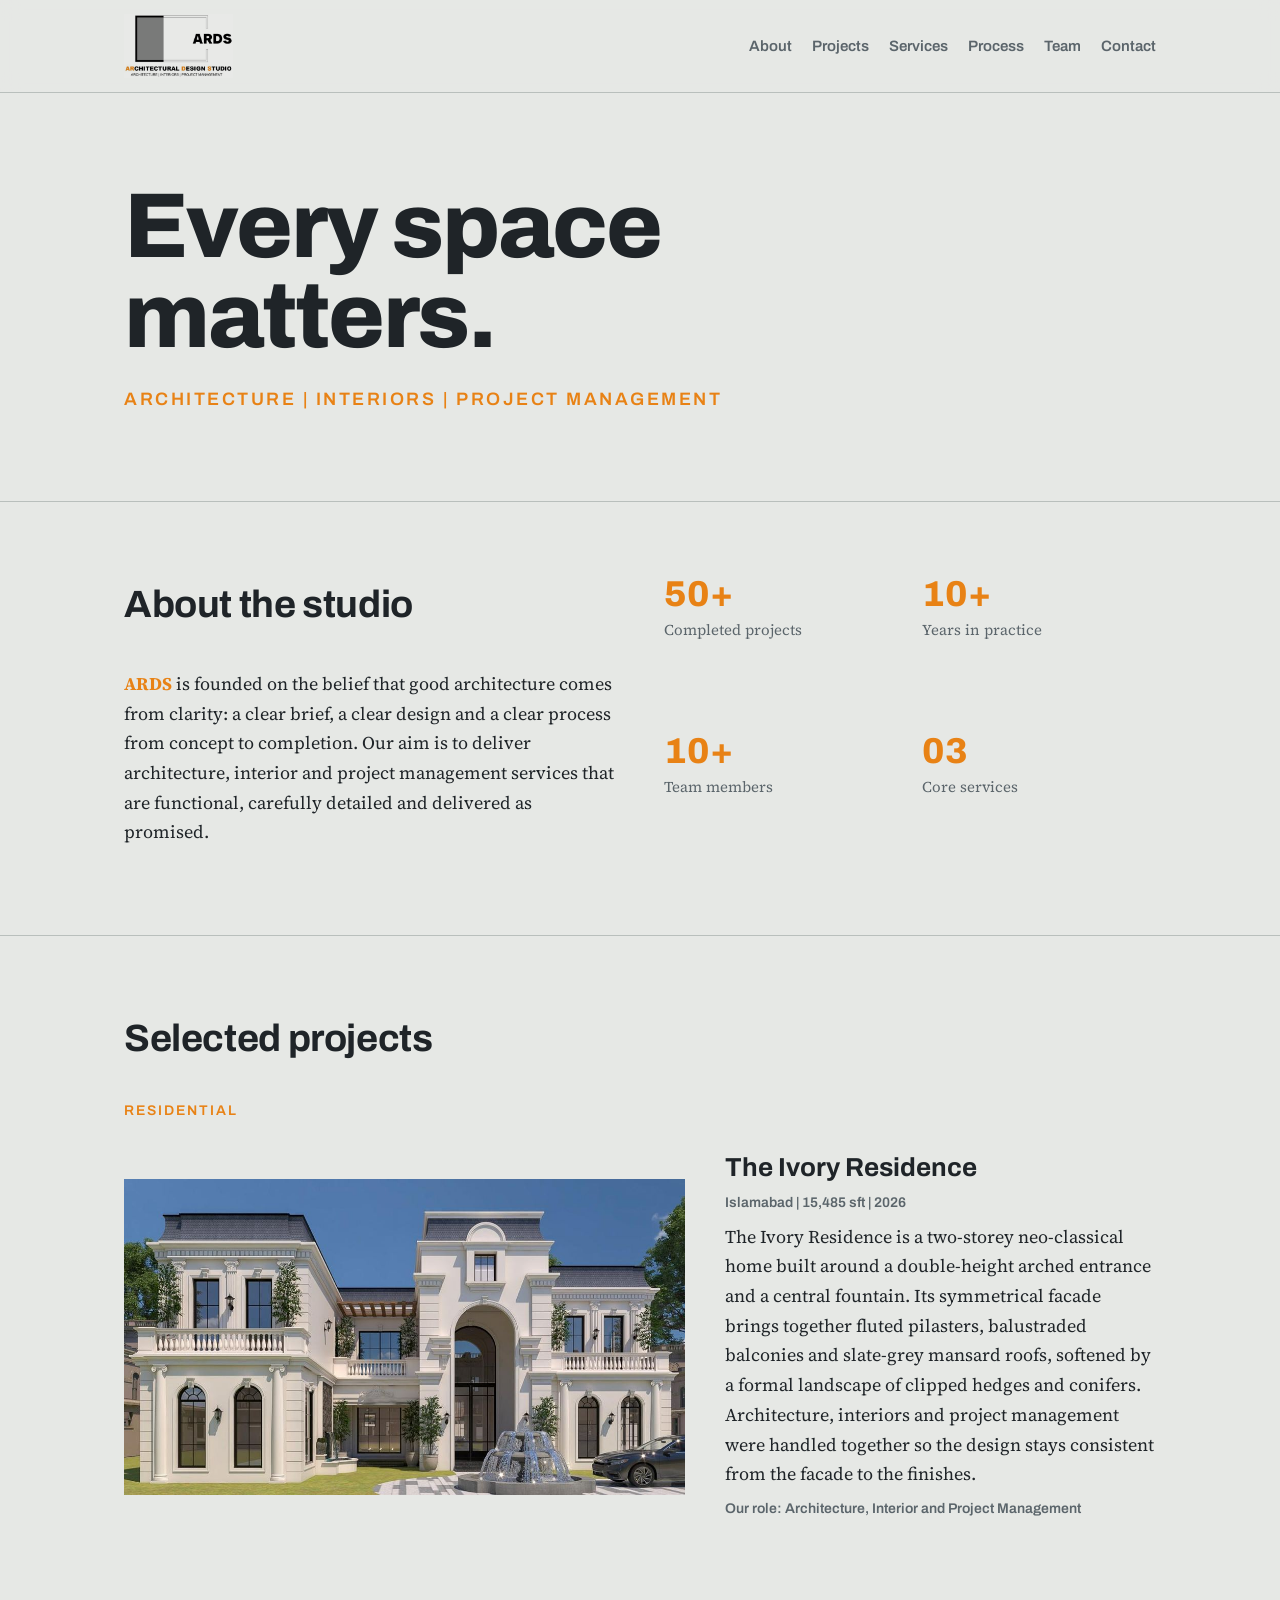
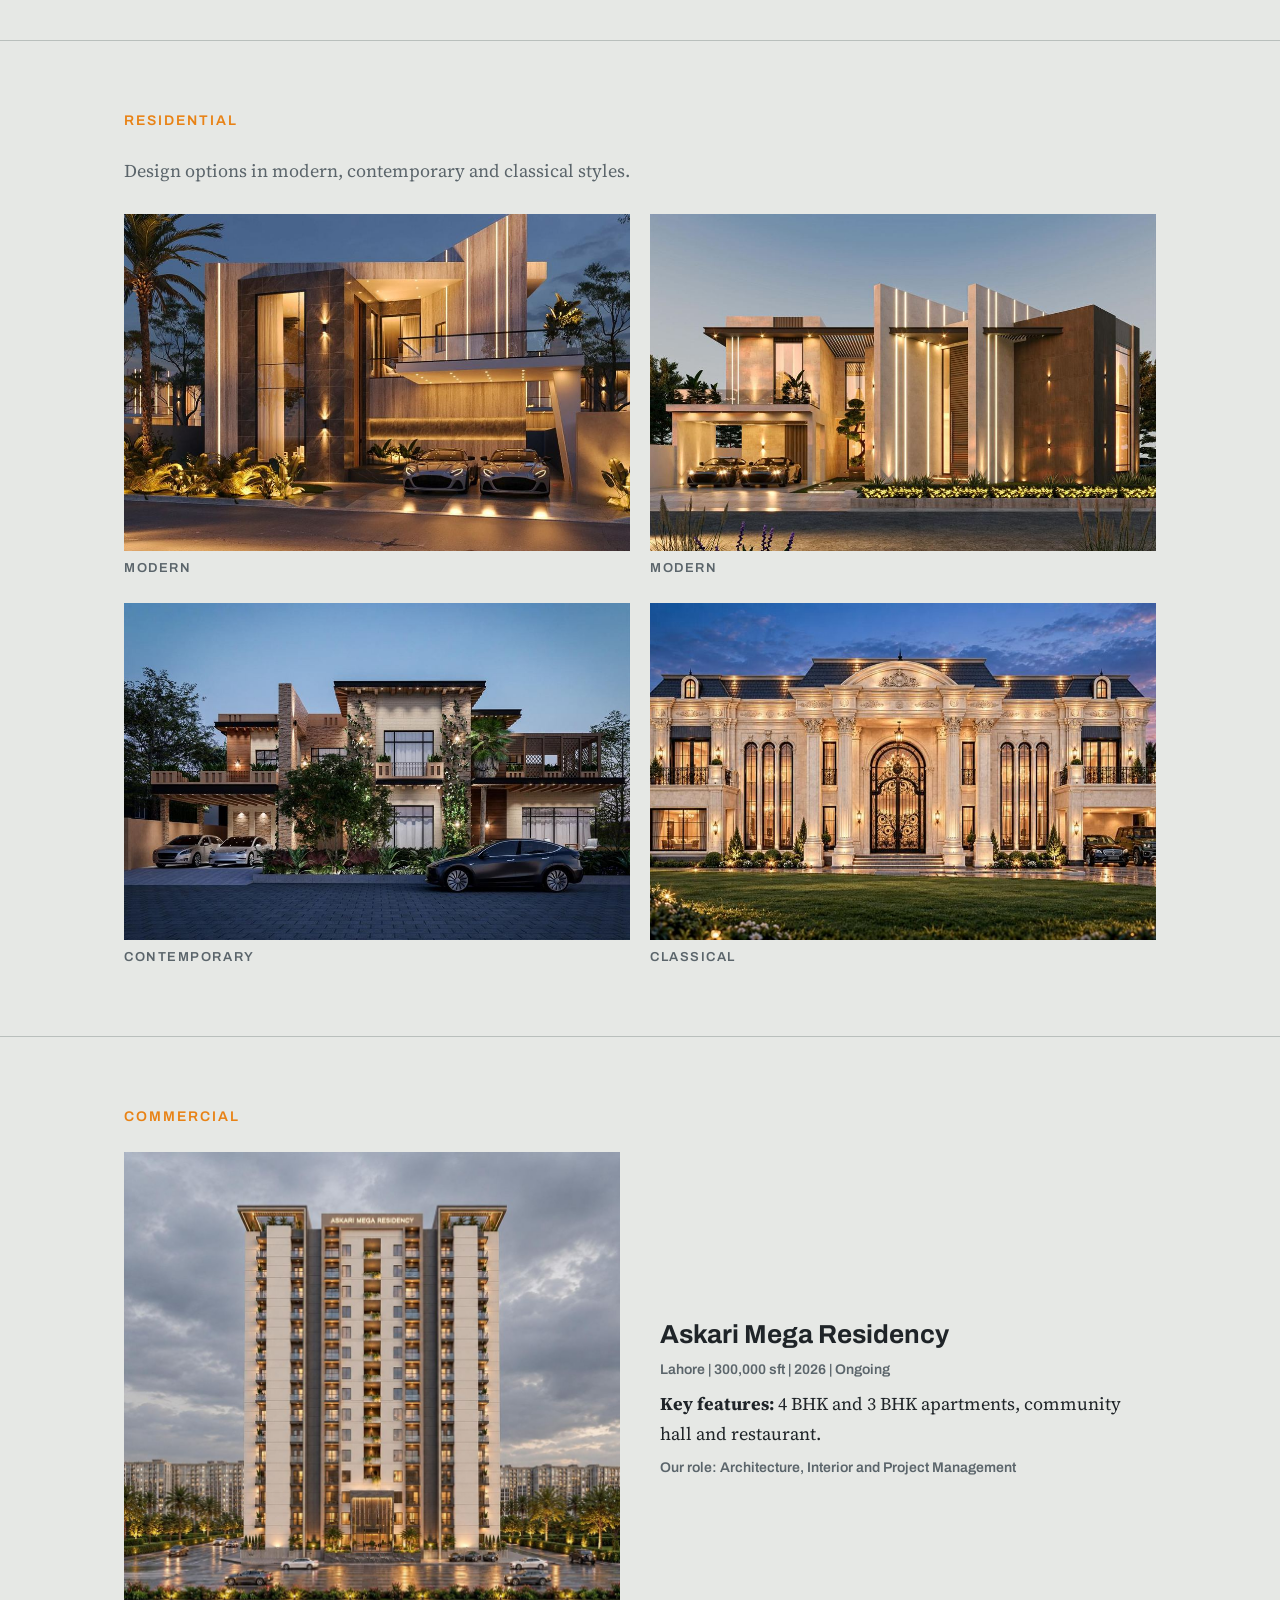
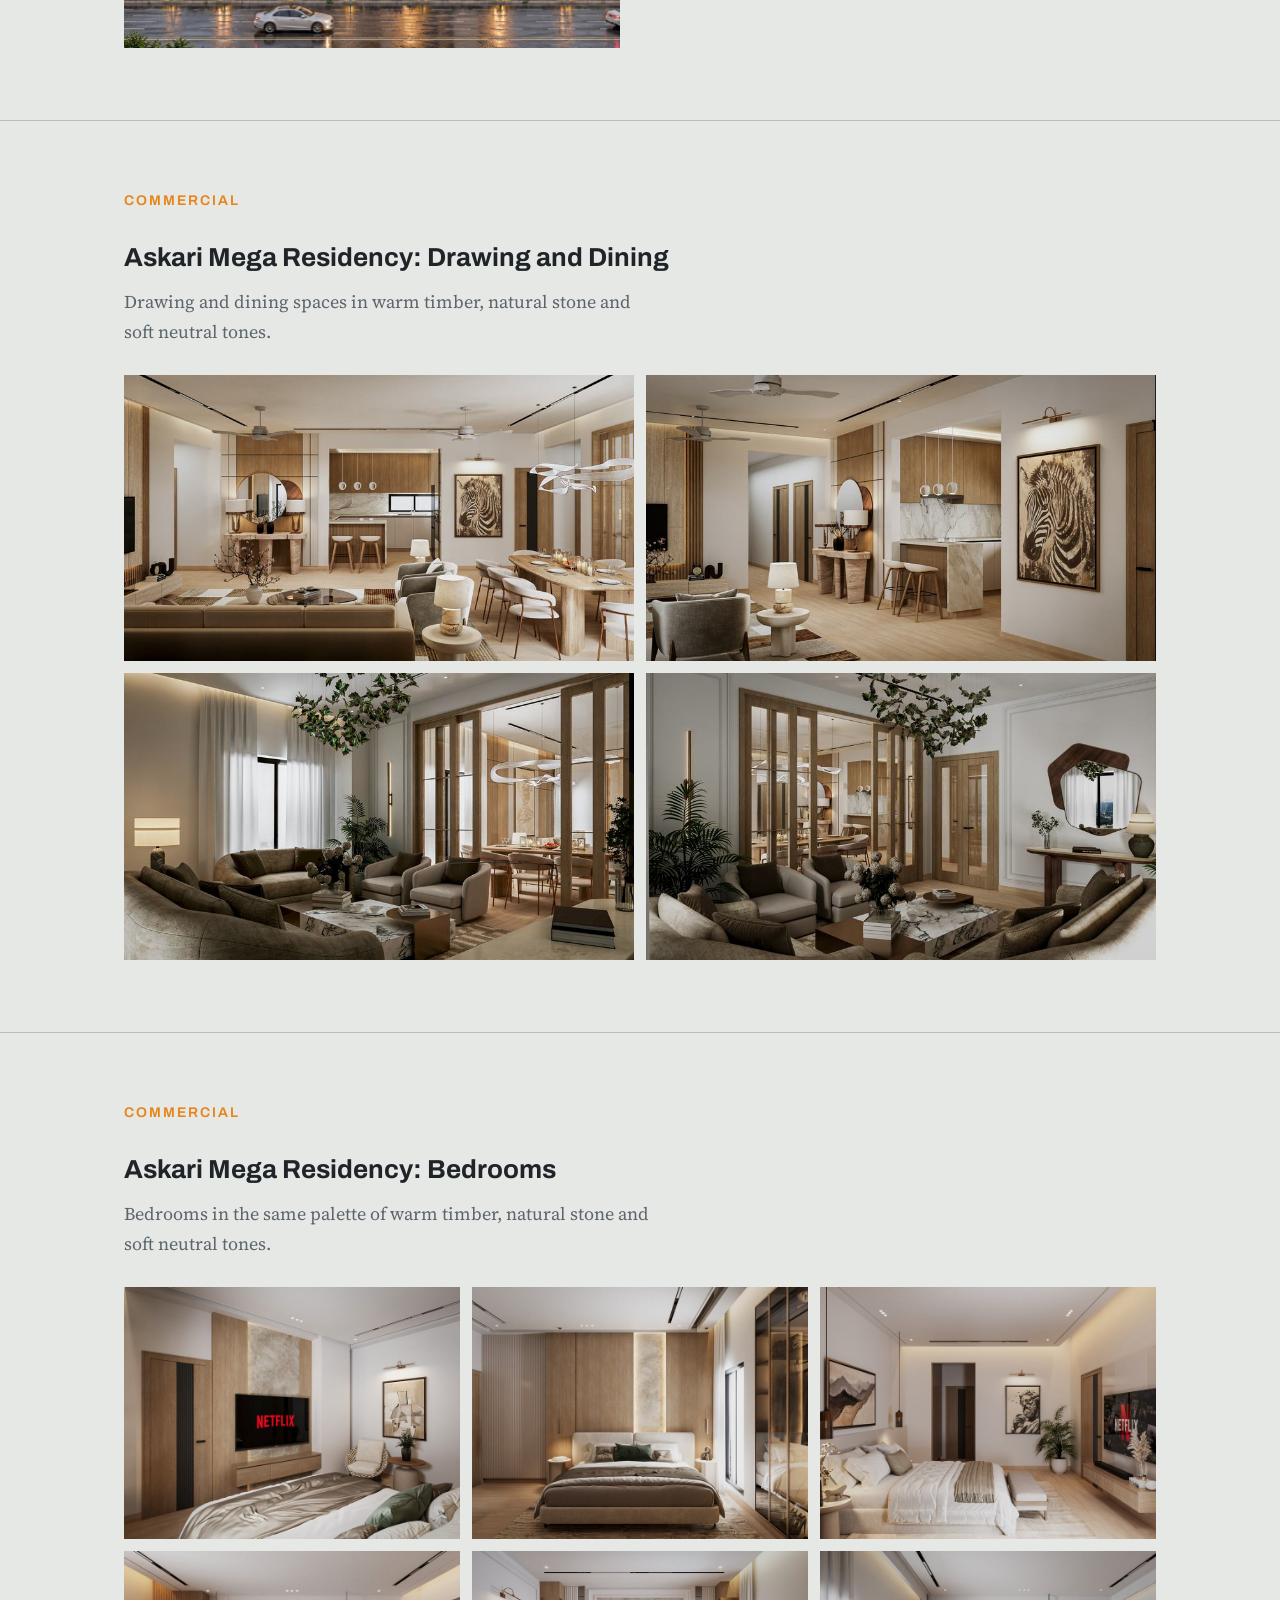
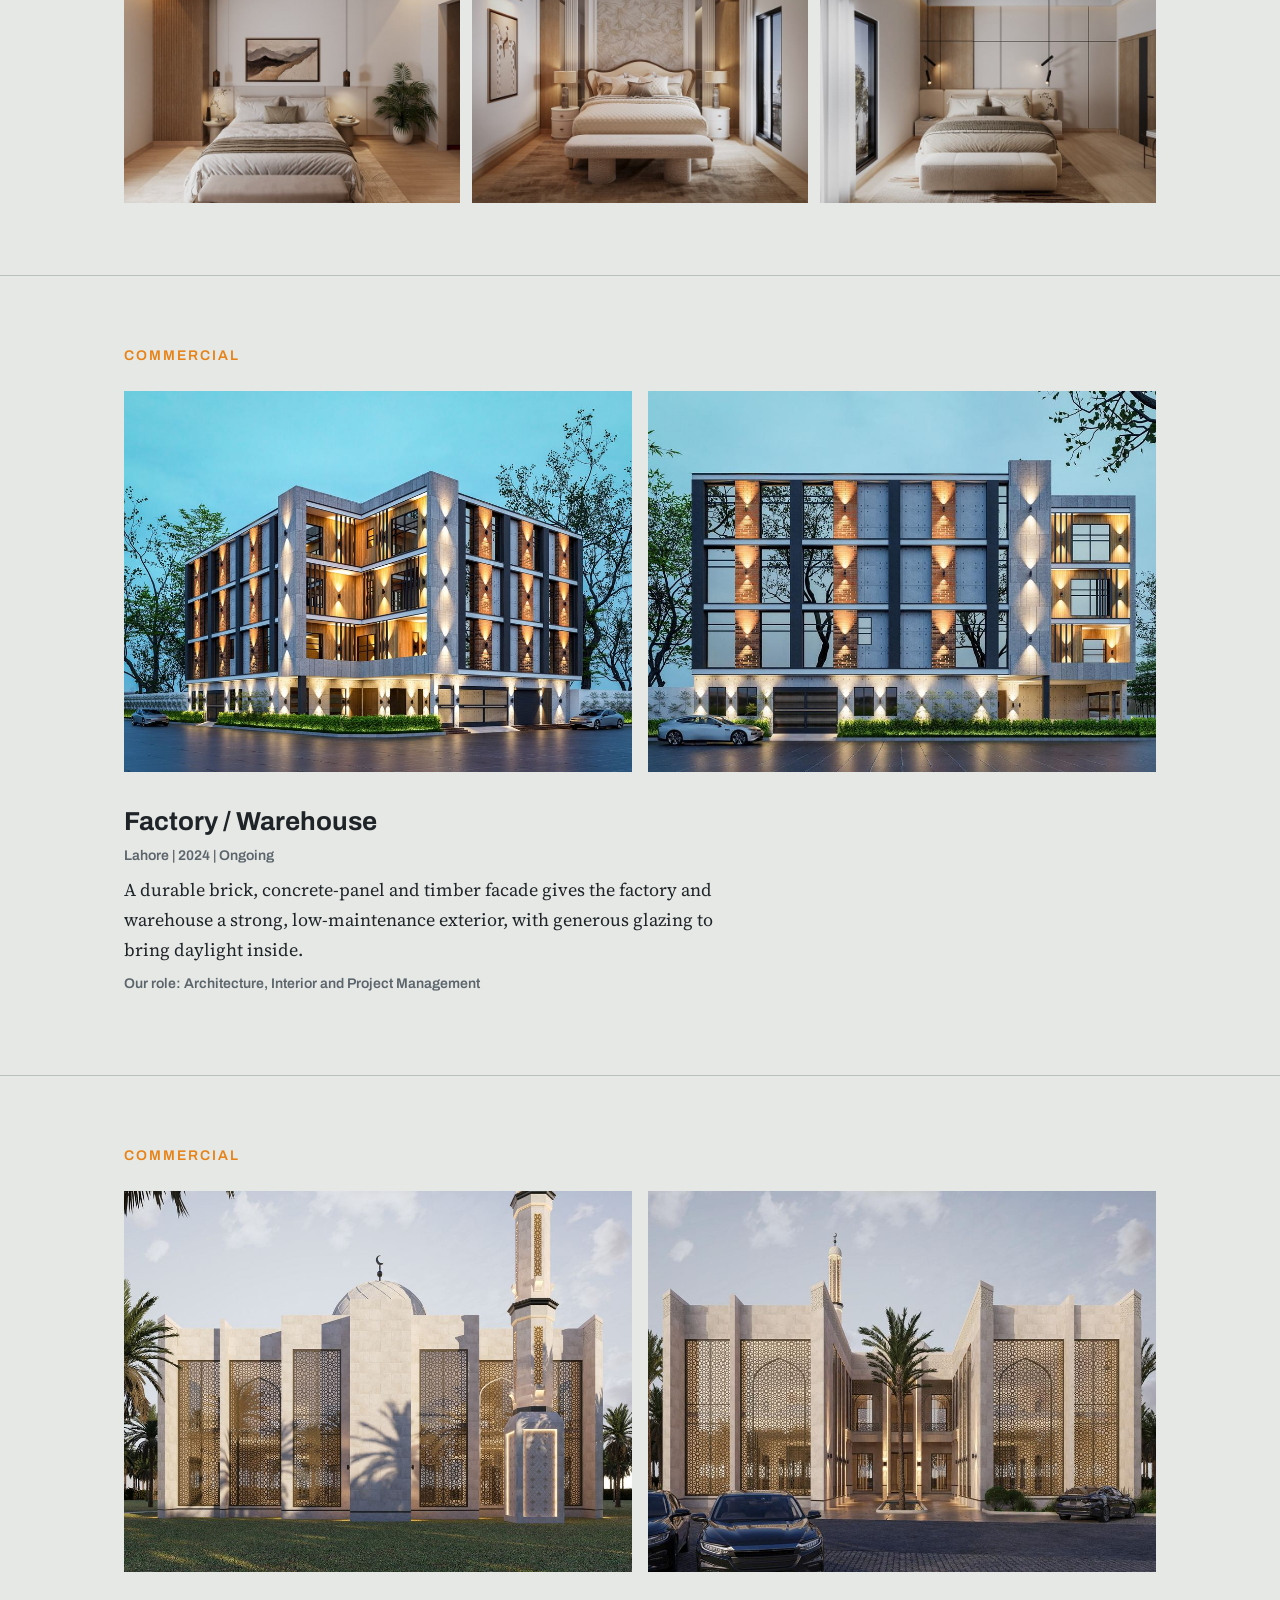
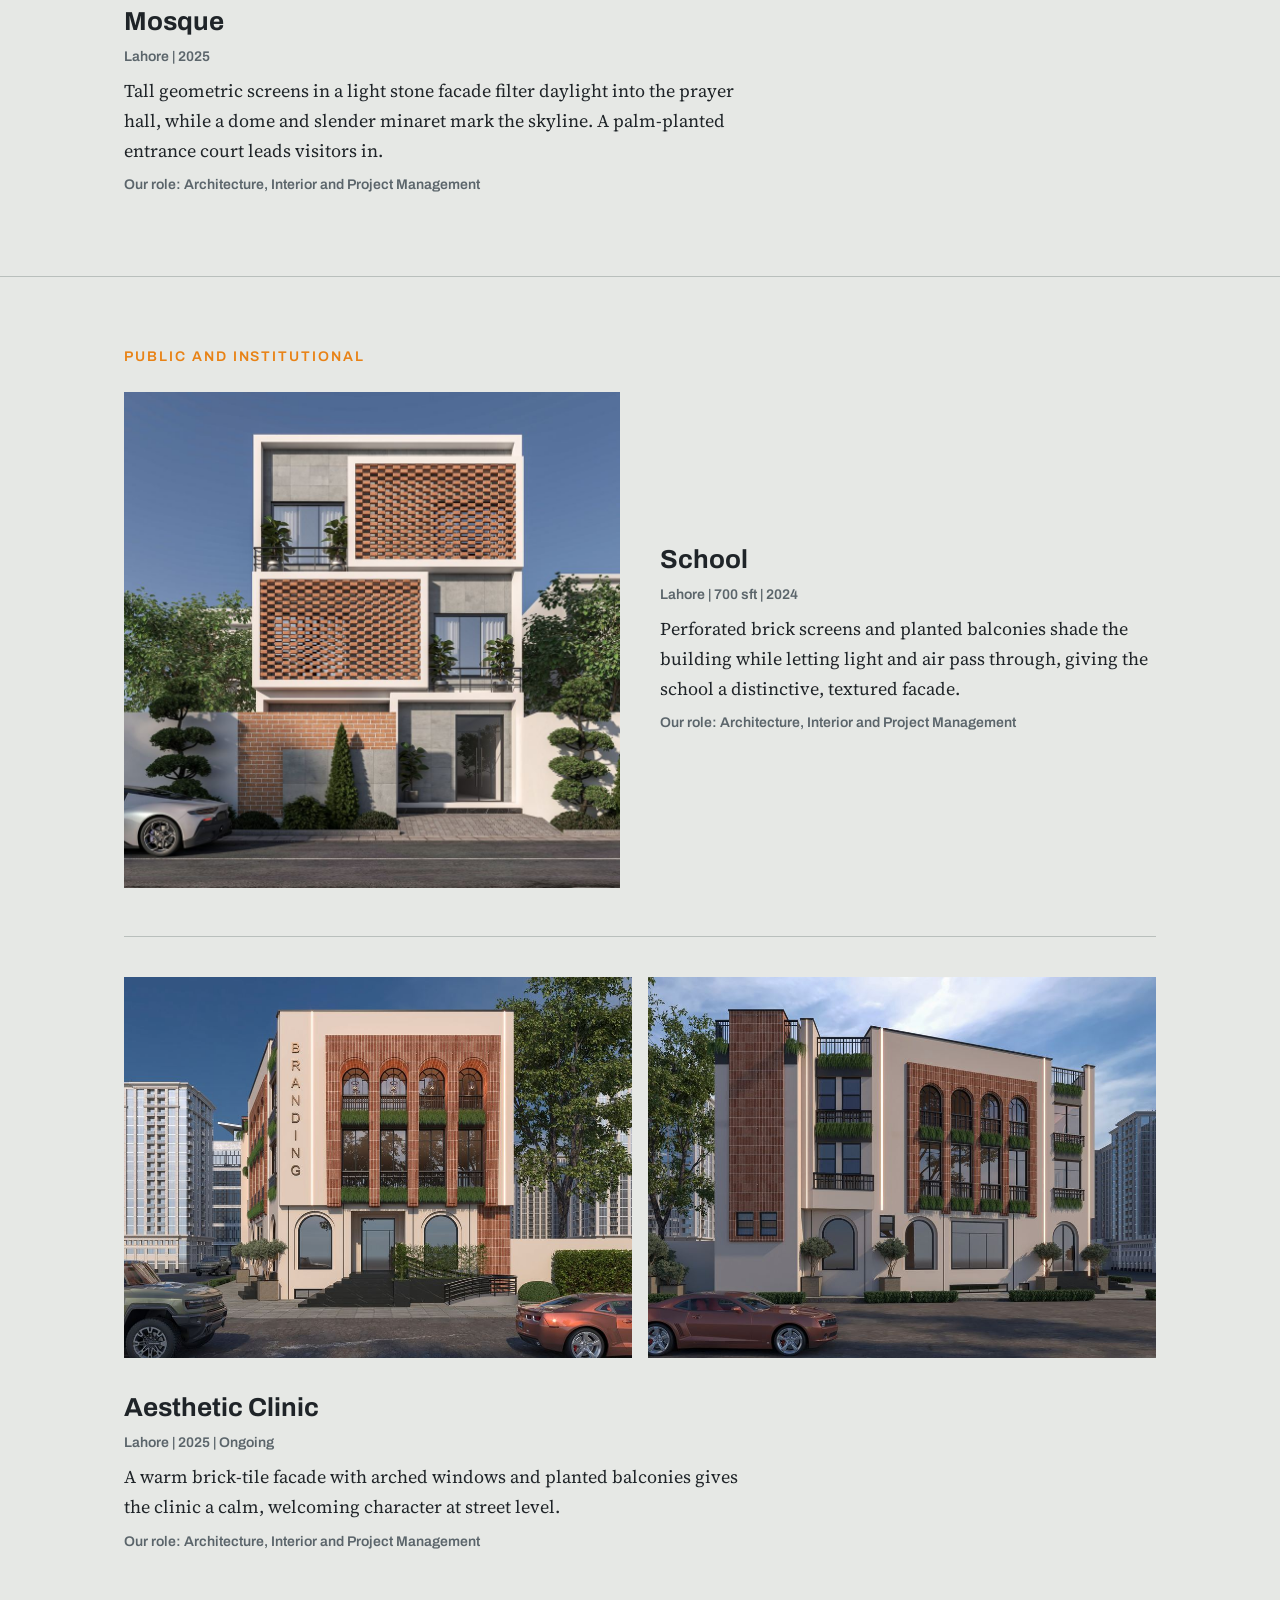
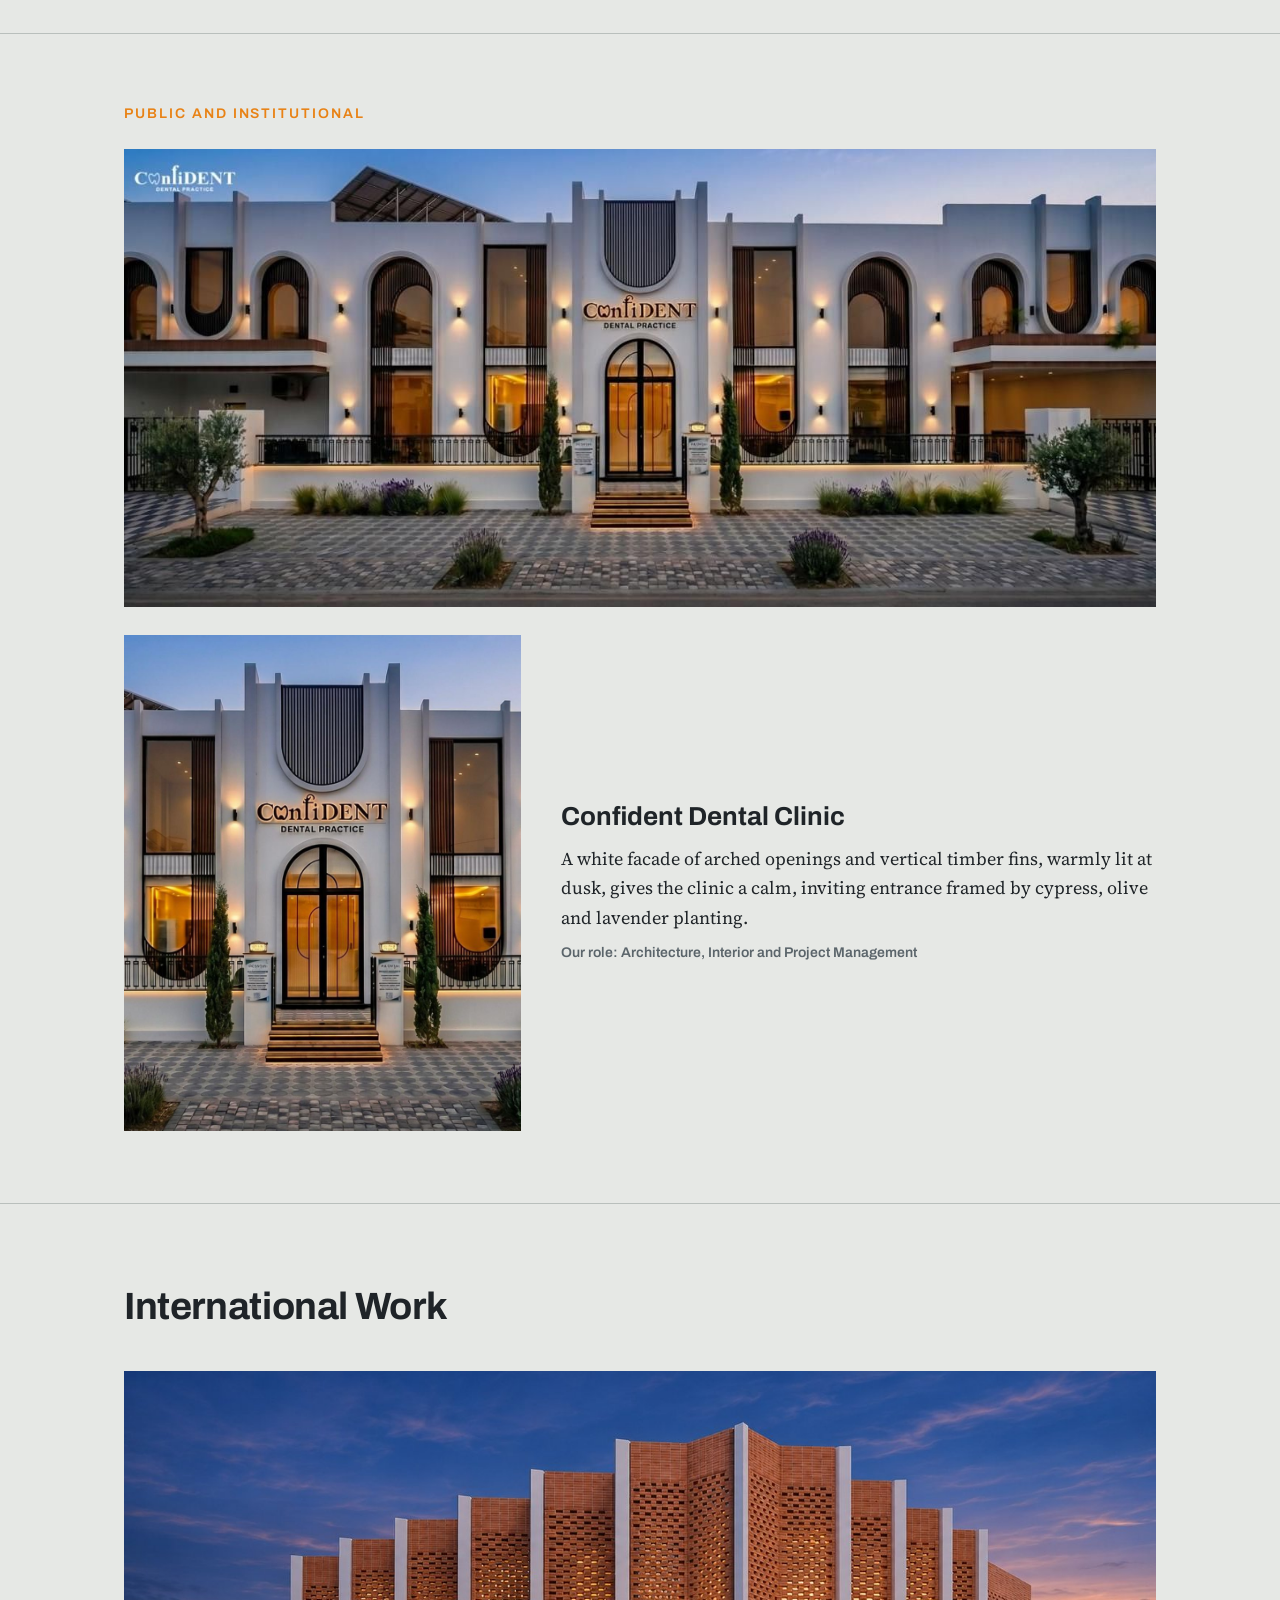
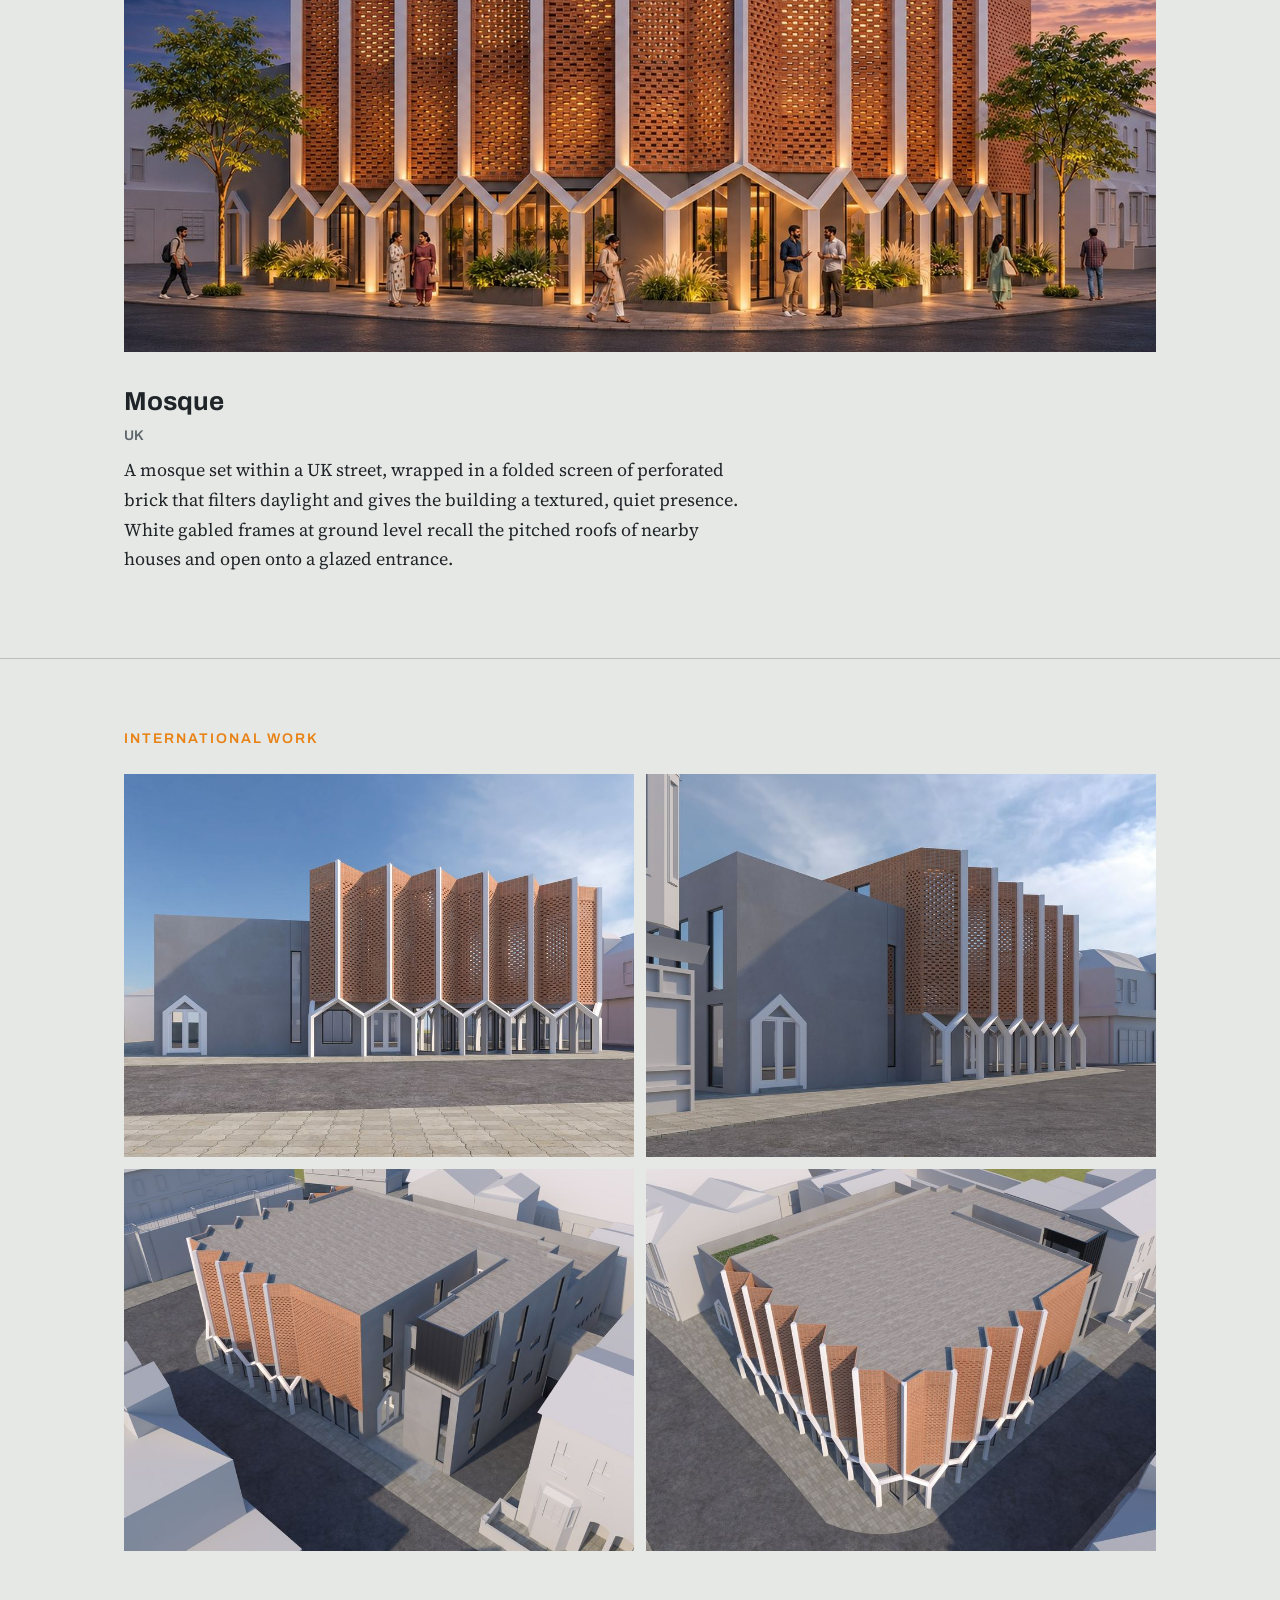
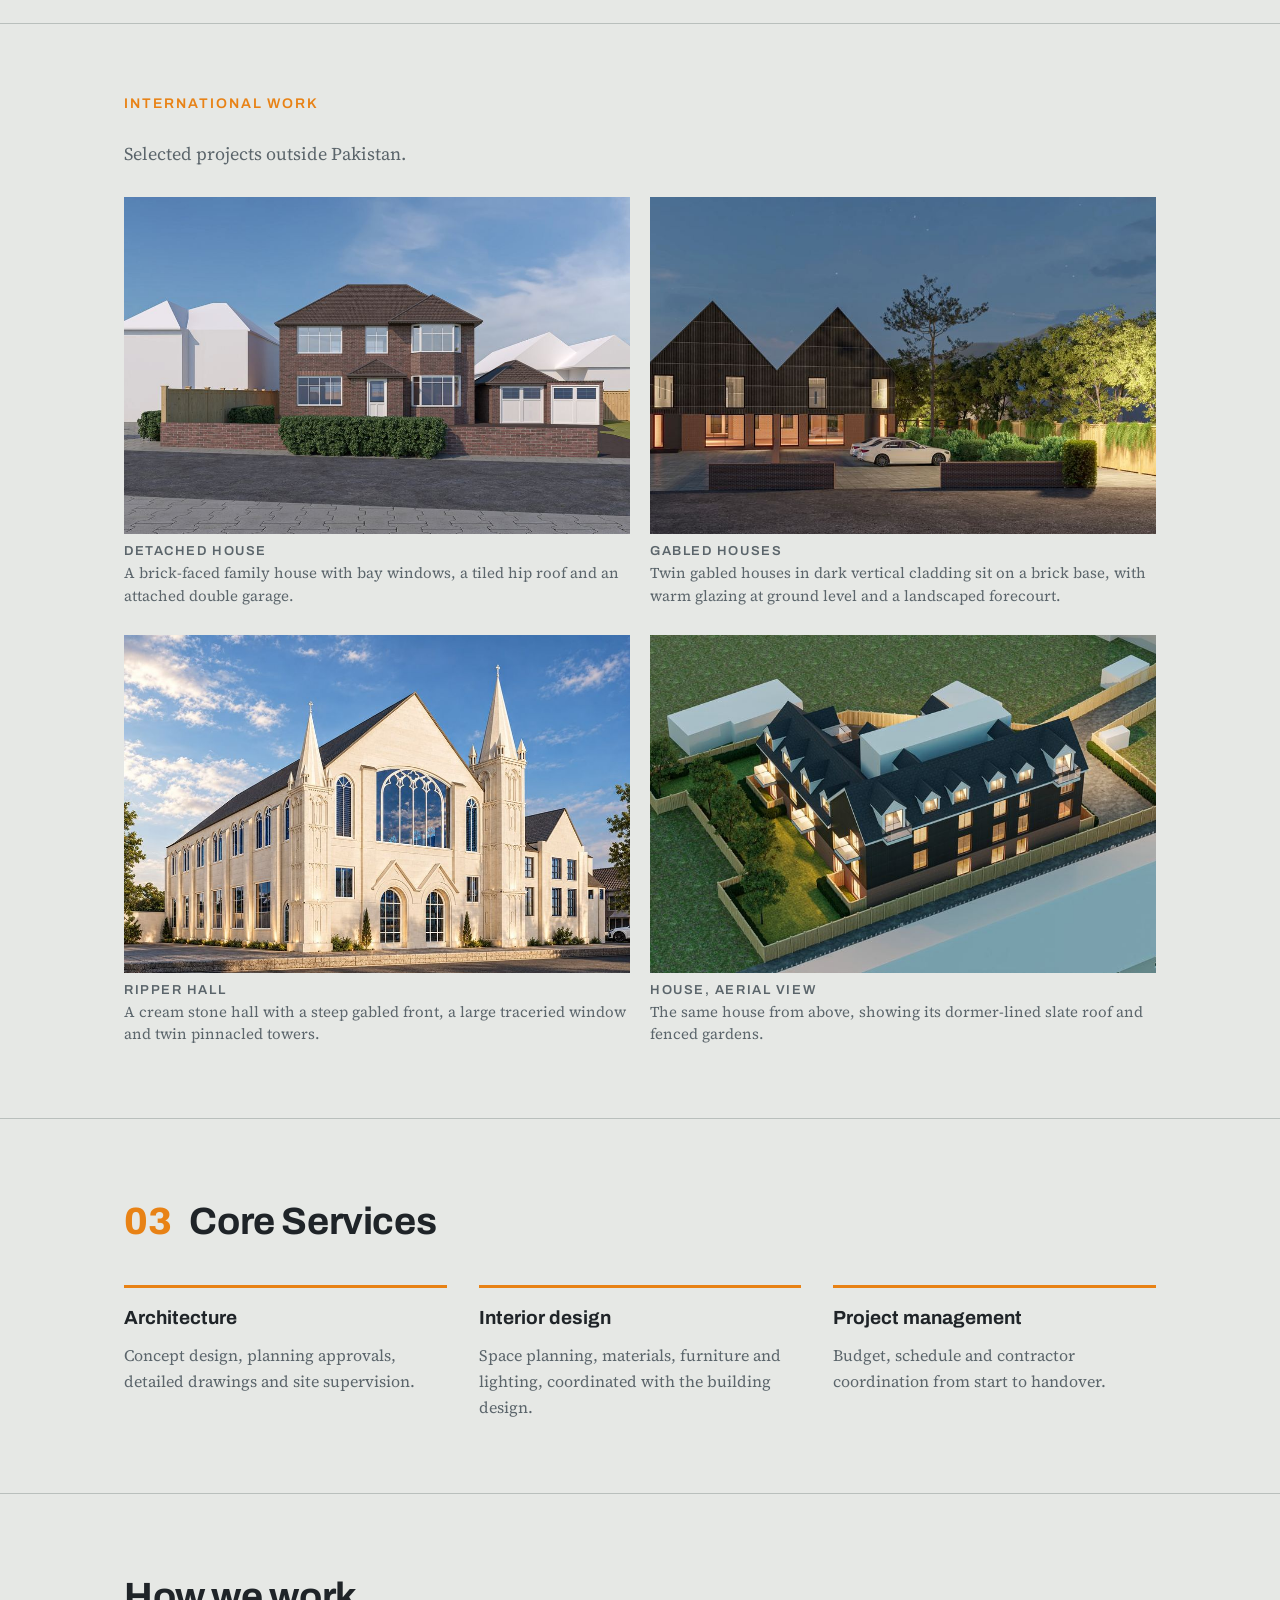
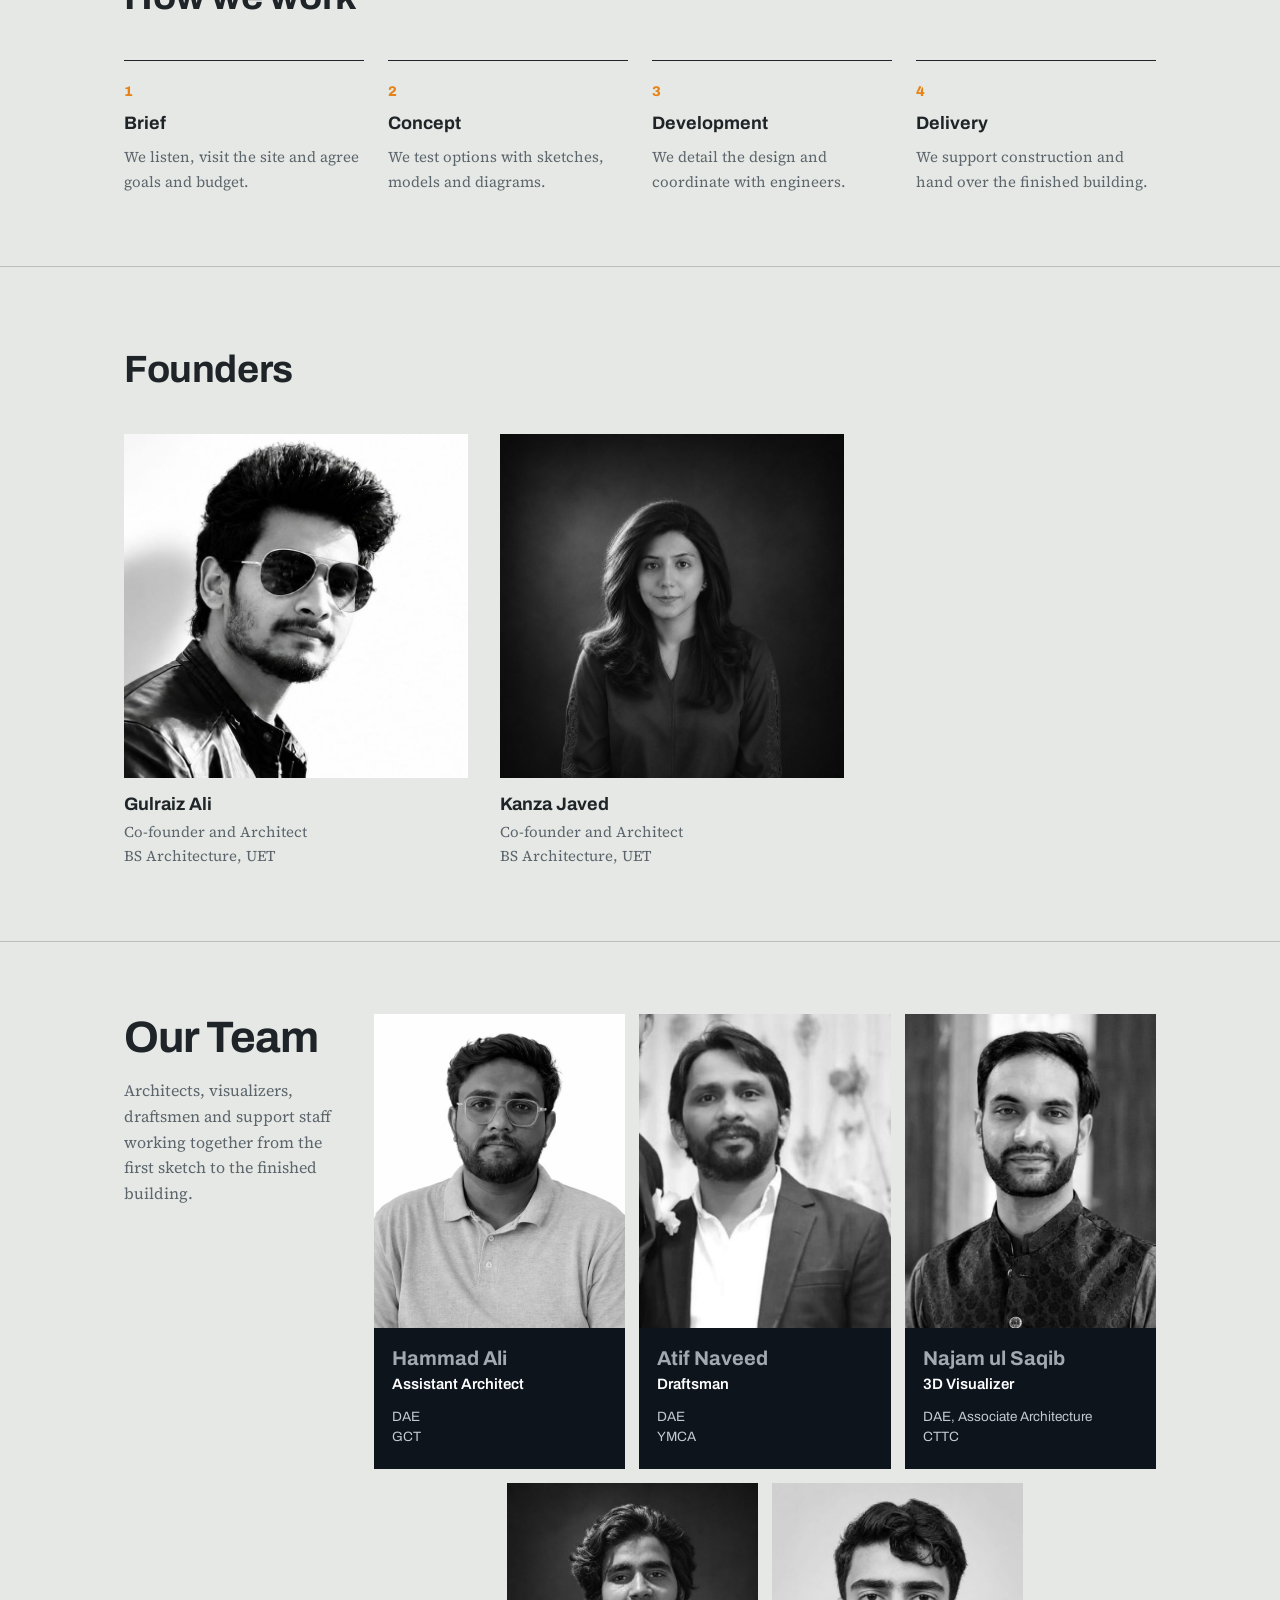
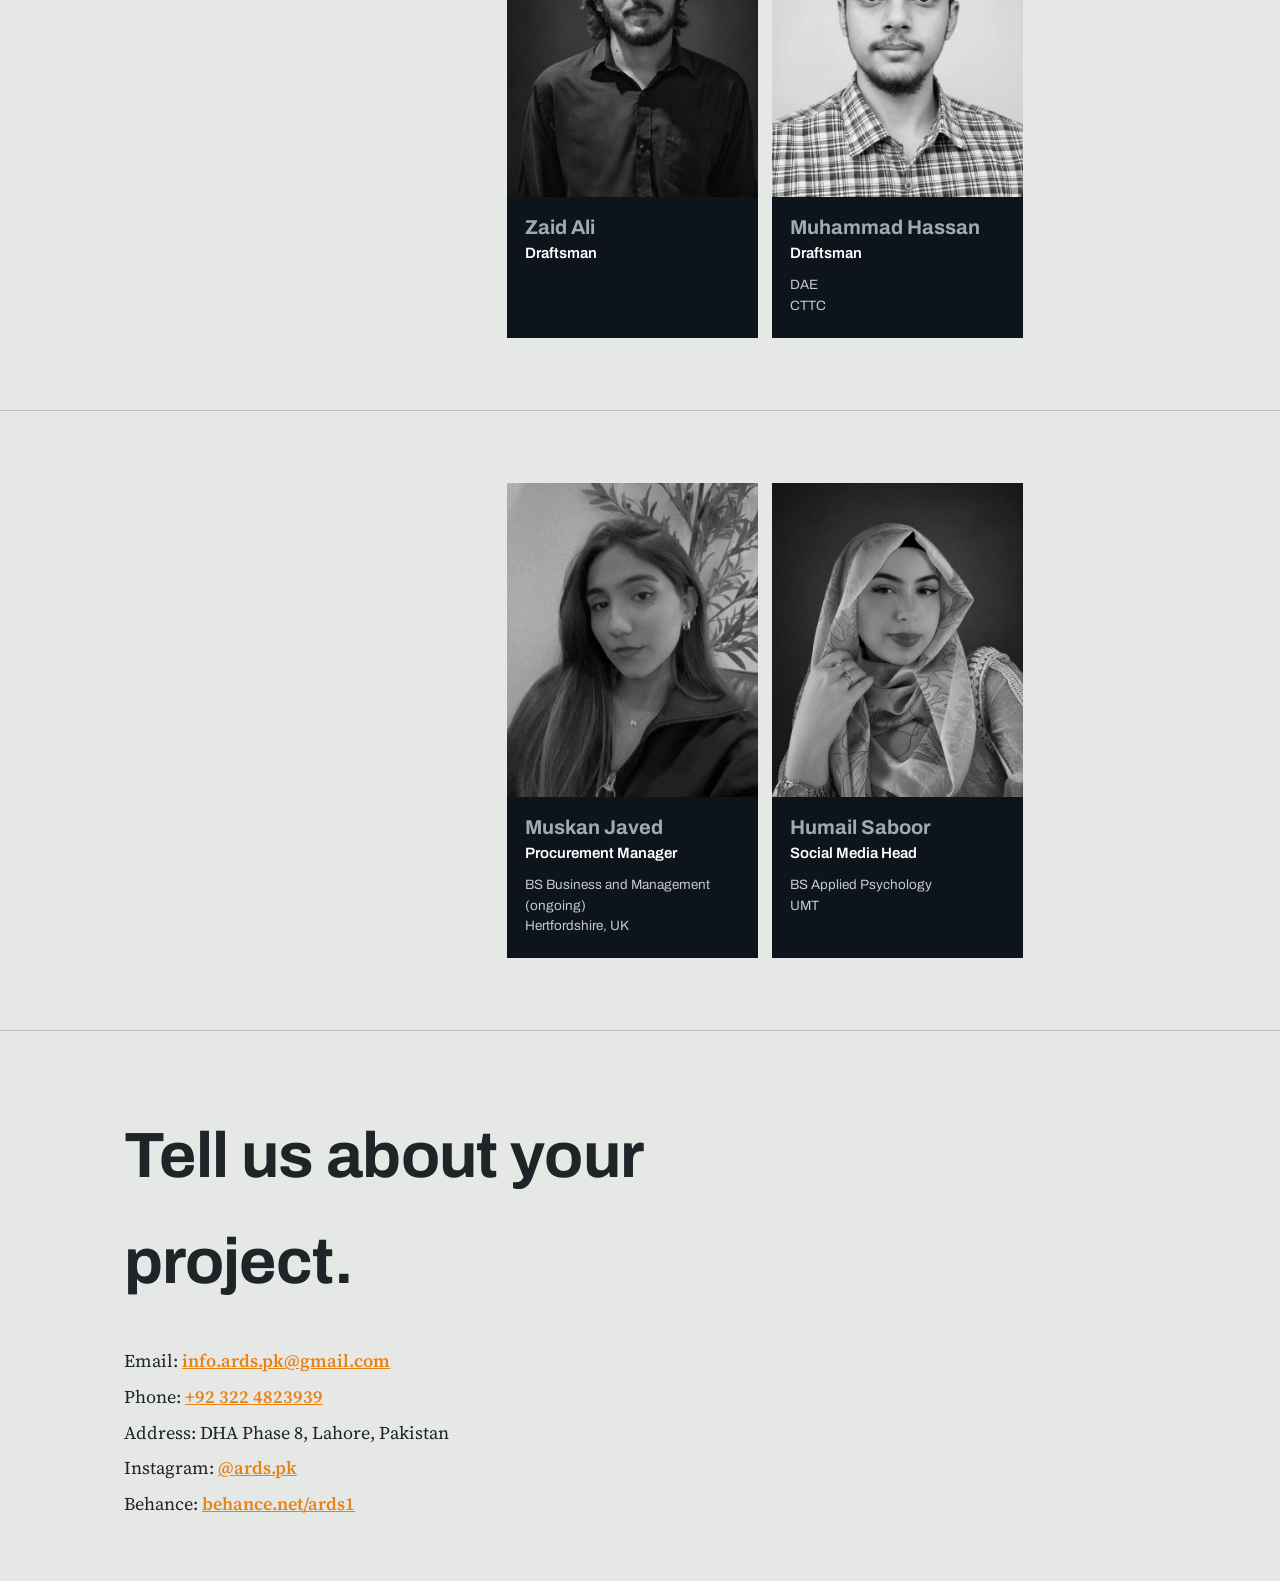
<file: index.html>
<!DOCTYPE html>
<html lang="en" data-theme="light">
<head>
<meta charset="utf-8">
<meta name="viewport" content="width=device-width, initial-scale=1, viewport-fit=cover">
<meta name="color-scheme" content="light">
<title>ARDS | Architecture and Interior Design, Lahore</title>
<meta name="description" content="ARDS Architectural Design Studio — architecture, interiors, and project management in Lahore, Pakistan.">
<meta name="theme-color" content="#e6e8e5">
<meta property="og:title" content="ARDS | Architecture and Interior Design, Lahore">
<meta property="og:description" content="Architecture, interiors, and project management delivered with clarity from concept to completion.">
<meta property="og:type" content="website">
<link rel="icon" href="images/01-ards-architectural-design-studio-d2fc213ace25.jpg" type="image/jpeg">
<link rel="stylesheet" href="https://fonts.googleapis.com/css2?family=Archivo:wght@400;600;800&family=Source+Serif+4:wght@400;600&display=swap">
<link rel="stylesheet" href="styles.css">
</head>
<body>
<header class="site-header" id="top">
  <div class="wrap">
    <a class="logo" href="#top" aria-label="ARDS home">
      <img src="images/01-ards-architectural-design-studio-d2fc213ace25.jpg" alt="ARDS Architectural Design Studio" width="180" height="64">
    </a>
    <button class="nav-toggle" type="button" aria-expanded="false" aria-controls="site-nav" aria-label="Open menu">
      <span></span><span></span><span></span>
    </button>
    <nav class="site-nav" id="site-nav">
      <a href="#about">About</a>
      <a href="#projects">Projects</a>
      <a href="#services">Services</a>
      <a href="#process">Process</a>
      <a href="#team">Team</a>
      <a href="#contact">Contact</a>
    </nav>
  </div>
</header>

<main>
  <div class="hero pb">
    <div class="wrap">
      <h1>Every space matters.</h1>
      <p class="services">Architecture | Interiors | Project Management</p>
    </div>
  </div>

  <section id="about" class="pb">
    <div class="wrap two">
      <div>
        <h2>About the studio</h2>
        <p><b><span class="brand">ARDS</span></b> is founded on the belief that good architecture comes from clarity: a clear brief, a clear design and a clear process from concept to completion. Our aim is to deliver architecture, interior and project management services that are functional, carefully detailed and delivered as promised.</p>
      </div>
      <div class="facts">
        <div><b>50+</b><span>Completed projects</span></div>
        <div><b>10+</b><span>Years in practice</span></div>
        <div><b>10+</b><span>Team members</span></div>
        <div><b>03</b><span>Core services</span></div>
      </div>
    </div>
  </section>

  <section class="sheet pb" id="projects">
    <div class="wrap">
      <h2>Selected projects</h2>
      <p class="cat">Residential</p>
      <article class="proj">
        <div class="plate photo">
          <img src="images/02-front-view-of-the-ivory-residence-a-neo--dde9832327fa.jpg" alt="Front view of The Ivory Residence, a neo-classical house with an arched entrance, balustraded balconies and a central fountain" loading="lazy">
        </div>
        <div>
          <h3>The Ivory Residence</h3>
          <p class="meta">Islamabad | 15,485 sft | 2026</p>
          <p>The Ivory Residence is a two-storey neo-classical home built around a double-height arched entrance and a central fountain. Its symmetrical facade brings together fluted pilasters, balustraded balconies and slate-grey mansard roofs, softened by a formal landscape of clipped hedges and conifers. Architecture, interiors and project management were handled together so the design stays consistent from the facade to the finishes.</p>
          <p class="meta">Our role: Architecture, Interior and Project Management</p>
        </div>
      </article>
    </div>
  </section>

  <section class="sheet pb" id="residential-2">
    <div class="wrap">
      <p class="cat">Residential</p>
      <p class="lead">Design options in modern, contemporary and classical styles.</p>
      <div class="styles">
        <figure>
          <img src="images/03-modern-house-at-night-with-travertine-cl-e0bea4e56963.jpg" alt="Modern house at night with travertine cladding, a tall glazed bay and an angled feature wall" loading="lazy">
          <figcaption>Modern</figcaption>
        </figure>
        <figure>
          <img src="images/04-modern-house-at-dusk-with-stone-and-bron-b3d573244b5a.jpg" alt="Modern house at dusk with stone and bronze-toned cladding, vertical light lines and a double carport" loading="lazy">
          <figcaption>Modern</figcaption>
        </figure>
        <figure>
          <img src="images/05-contemporary-house-at-dusk-with-natural--8a8158313b6d.jpg" alt="Contemporary house at dusk with natural stone, timber beams, climbing plants and a pergola terrace" loading="lazy">
          <figcaption>Contemporary</figcaption>
        </figure>
        <figure>
          <img src="images/06-classical-mansion-at-dusk-with-a-columne-b0bb9626bc85.jpg" alt="Classical mansion at dusk with a columned portico, a wrought-iron arched door and a slate mansard roof" loading="lazy">
          <figcaption>Classical</figcaption>
        </figure>
      </div>
    </div>
  </section>

  <section class="sheet pb" id="askari">
    <div class="wrap">
      <p class="cat">Commercial</p>
      <div class="solo">
        <img src="images/07-evening-view-of-the-askari-mega-residenc-92232e63a11e.jpg" alt="Evening view of the Askari Mega Residency high-rise tower with lit balconies and a glazed entrance" loading="lazy">
        <div class="cinfo">
          <h3>Askari Mega Residency</h3>
          <p class="meta">Lahore | 300,000 sft | 2026 | Ongoing</p>
          <p><b>Key features:</b> 4 BHK and 3 BHK apartments, community hall and restaurant.</p>
          <p class="meta">Our role: Architecture, Interior and Project Management</p>
        </div>
      </div>
    </div>
  </section>

  <section class="sheet pb" id="askari-interiors">
    <div class="wrap">
      <p class="cat">Commercial</p>
      <h3 class="ptitle">Askari Mega Residency: Drawing and Dining</h3>
      <p class="lead">Drawing and dining spaces in warm timber, natural stone and soft neutral tones.</p>
      <div class="eq c2 r169">
        <img src="images/08-open-plan-living-dining-and-kitchen-area-9bcc97e046cc.jpg" alt="Open-plan living, dining and kitchen area with timber panelling, a travertine console and a zebra artwork" loading="lazy">
        <img src="images/09-view-from-the-living-area-towards-the-ki-c5e3e6d832c8.jpg" alt="View from the living area towards the kitchen and a large zebra artwork" loading="lazy">
        <img src="images/10-living-room-with-curved-sofas-a-marble-c-a21075121ee5.jpg" alt="Living room with curved sofas, a marble coffee table and a leaf-shaped chandelier, opening to the dining area through timber-framed glazed screens" loading="lazy">
        <img src="images/11-living-room-seen-through-timber-framed-g-9c260a2a66b0.jpg" alt="Living room seen through timber-framed glass doors towards the dining area and kitchen" loading="lazy">
      </div>
    </div>
  </section>

  <section class="sheet pb" id="askari-bedrooms">
    <div class="wrap">
      <p class="cat">Commercial</p>
      <h3 class="ptitle">Askari Mega Residency: Bedrooms</h3>
      <p class="lead">Bedrooms in the same palette of warm timber, natural stone and soft neutral tones.</p>
      <div class="eq c3 r43">
        <img src="images/12-bedroom-with-a-stone-and-timber-feature--782a29a71136.jpg" alt="Bedroom with a stone and timber feature wall behind a wall-mounted television and a woven accent chair" loading="lazy">
        <img src="images/13-bedroom-with-a-timber-panelled-headboard-28662cb9152d.jpg" alt="Bedroom with a timber-panelled headboard wall, a backlit stone strip and a glass-fronted wardrobe" loading="lazy">
        <img src="images/14-bedroom-with-a-framed-mountain-artwork-a-cc5ff6d75dd2.jpg" alt="Bedroom with a framed mountain artwork, a bench at the foot of the bed and a wall-mounted television" loading="lazy">
        <img src="images/15-bedroom-with-a-ribbed-timber-panel-a-mou-0eea72a081f7.jpg" alt="Bedroom with a ribbed timber panel, a mountain artwork above the bed and pendant lights" loading="lazy">
        <img src="images/16-classic-styled-bedroom-with-a-curved-hea-11da3252ce2b.jpg" alt="Classic-styled bedroom with a curved headboard, a floral feature panel and fluted pilasters" loading="lazy">
        <img src="images/17-bedroom-with-a-panelled-feature-wall-a-l-aa4691a5b287.jpg" alt="Bedroom with a panelled feature wall, a low upholstered bed and black pendant spotlights" loading="lazy">
      </div>
    </div>
  </section>

  <section class="sheet pb" id="factory">
    <div class="wrap">
      <p class="cat">Commercial</p>
      <div class="shots">
        <img src="images/18-corner-view-of-the-factory-building-at-d-3ca4dfdb37c2.jpg" alt="Corner view of the factory building at dusk with warm facade lighting" loading="lazy">
        <img src="images/19-front-elevation-of-the-factory-building--79a4a179e2d8.jpg" alt="Front elevation of the factory building at dusk with brick, concrete-textured panels and warm facade lighting" loading="lazy">
      </div>
      <div class="cinfo">
        <h3>Factory / Warehouse</h3>
        <p class="meta">Lahore | 2024 | Ongoing</p>
        <p>A durable brick, concrete-panel and timber facade gives the factory and warehouse a strong, low-maintenance exterior, with generous glazing to bring daylight inside.</p>
        <p class="meta">Our role: Architecture, Interior and Project Management</p>
      </div>
    </div>
  </section>

  <section class="sheet pb" id="mosque">
    <div class="wrap">
      <p class="cat">Commercial</p>
      <div class="shots">
        <img src="images/20-side-view-of-the-mosque-with-a-dome-mina-cd416b6b3e47.jpg" alt="Side view of the mosque with a dome, minaret and geometric screen panels" loading="lazy">
        <img src="images/21-front-view-of-the-mosque-courtyard-with--83d217a829bc.jpg" alt="Front view of the mosque courtyard with a date palm and geometric screen panels" loading="lazy">
      </div>
      <div class="cinfo">
        <h3>Mosque</h3>
        <p class="meta">Lahore | 2025</p>
        <p>Tall geometric screens in a light stone facade filter daylight into the prayer hall, while a dome and slender minaret mark the skyline. A palm-planted entrance court leads visitors in.</p>
        <p class="meta">Our role: Architecture, Interior and Project Management</p>
      </div>
    </div>
  </section>

  <section class="sheet pb" id="institutional">
    <div class="wrap">
      <p class="cat">Public and Institutional</p>
      <div class="blk">
        <div class="solo">
          <img src="images/22-front-view-of-the-school-building-with-p-edcc949894e7.jpg" alt="Front view of the school building with perforated brick screen panels, concrete cladding and planted balconies" loading="lazy">
          <div class="cinfo">
            <h3>School</h3>
            <p class="meta">Lahore | 700 sft | 2024</p>
            <p>Perforated brick screens and planted balconies shade the building while letting light and air pass through, giving the school a distinctive, textured facade.</p>
            <p class="meta">Our role: Architecture, Interior and Project Management</p>
          </div>
        </div>
      </div>
      <div class="blk">
        <div class="shots">
          <img src="images/23-front-view-of-the-aesthetic-clinic-build-630f80b2bf72.jpg" alt="Front view of the aesthetic clinic building with a brick-tile facade and arched windows" loading="lazy">
          <img src="images/24-side-view-of-the-aesthetic-clinic-buildi-cb7563b0cd14.jpg" alt="Side view of the aesthetic clinic building with planted balconies" loading="lazy">
        </div>
        <div class="cinfo">
          <h3>Aesthetic Clinic</h3>
          <p class="meta">Lahore | 2025 | Ongoing</p>
          <p>A warm brick-tile facade with arched windows and planted balconies gives the clinic a calm, welcoming character at street level.</p>
          <p class="meta">Our role: Architecture, Interior and Project Management</p>
        </div>
      </div>
    </div>
  </section>

  <section class="sheet pb" id="dental">
    <div class="wrap">
      <p class="cat">Public and Institutional</p>
      <img class="wide" src="images/25-wide-front-view-of-the-confident-dental--8ee3ab2aa1f7.jpg" alt="Wide front view of the Confident Dental Clinic at dusk with arched openings, vertical timber fins and a lit central entrance" loading="lazy">
      <div class="solo p">
        <img src="images/26-entrance-of-the-confident-dental-clinic--1e7efc9c4b84.jpg" alt="Entrance of the Confident Dental Clinic with an arched glazed door, a fluted feature panel and cypress trees either side" loading="lazy">
        <div class="cinfo">
          <h3>Confident Dental Clinic</h3>
          <p>A white facade of arched openings and vertical timber fins, warmly lit at dusk, gives the clinic a calm, inviting entrance framed by cypress, olive and lavender planting.</p>
          <p class="meta">Our role: Architecture, Interior and Project Management</p>
        </div>
      </div>
    </div>
  </section>

  <section class="sheet pb" id="international">
    <div class="wrap">
      <h2>International Work</h2>
      <img class="hero16 m" src="images/27-corner-view-of-the-mosque-with-a-pleated-2e2138b89a82.jpg" alt="Corner view of the mosque with a pleated perforated brick screen above a glazed ground floor framed by white gables" loading="lazy">
      <div class="cinfo">
        <h3>Mosque</h3>
        <p class="meta">UK</p>
        <p>A mosque set within a UK street, wrapped in a folded screen of perforated brick that filters daylight and gives the building a textured, quiet presence. White gabled frames at ground level recall the pitched roofs of nearby houses and open onto a glazed entrance.</p>
      </div>
    </div>
  </section>

  <section class="sheet pb" id="international-2">
    <div class="wrap">
      <p class="cat">International Work</p>
      <div class="eq c2 r43">
        <img src="images/28-front-elevation-of-the-mosque-showing-a--f9bbbee0f31d.jpg" alt="Front elevation of the mosque showing a folded screen of perforated brick above white gabled frames at ground level" loading="lazy">
        <img src="images/29-side-view-of-the-mosque-with-its-perfora-617e9936a693.jpg" alt="Side view of the mosque with its perforated brick screen and white gabled frames along the street" loading="lazy">
        <img src="images/30-aerial-view-of-the-mosque-and-its-flat-r-e548d98a7a43.jpg" alt="Aerial view of the mosque and its flat roof, with the folded brick screen on the street front" loading="lazy">
        <img src="images/31-top-view-of-the-mosque-corner-showing-th-b1e28fb1b60c.jpg" alt="Top view of the mosque corner showing the folded brick screen curving around the street junction" loading="lazy">
      </div>
    </div>
  </section>

  <section class="sheet pb" id="international-3">
    <div class="wrap">
      <p class="cat">International Work</p>
      <p class="lead">Selected projects outside Pakistan.</p>
      <div class="styles">
        <figure>
          <img src="images/32-two-storey-red-brick-detached-house-with-0457f782908c.jpg" alt="Two-storey red brick detached house with bay windows, a tiled hip roof and an attached double garage" loading="lazy">
          <figcaption>Detached House</figcaption>
          <p class="fd">A brick-faced family house with bay windows, a tiled hip roof and an attached double garage.</p>
        </figure>
        <figure>
          <img src="images/33-two-gabled-houses-clad-in-dark-vertical--f8a47a6911c2.jpg" alt="Two gabled houses clad in dark vertical boarding over a brick base, lit warmly at night" loading="lazy">
          <figcaption>Gabled Houses</figcaption>
          <p class="fd">Twin gabled houses in dark vertical cladding sit on a brick base, with warm glazing at ground level and a landscaped forecourt.</p>
        </figure>
        <figure>
          <img src="images/34-ripper-hall-a-cream-stone-hall-with-a-st-55c65e72101c.jpg" alt="Ripper Hall, a cream stone hall with a steep gabled front, a large traceried window and two pinnacled towers under a blue sky" loading="lazy">
          <figcaption>Ripper Hall</figcaption>
          <p class="fd">A cream stone hall with a steep gabled front, a large traceried window and twin pinnacled towers.</p>
        </figure>
        <figure>
          <img src="images/35-aerial-view-of-the-house-showing-its-dor-285b8ade5b43.jpg" alt="Aerial view of the house showing its dormer-lined slate roof and fenced gardens" loading="lazy">
          <figcaption>House, Aerial View</figcaption>
          <p class="fd">The same house from above, showing its dormer-lined slate roof and fenced gardens.</p>
        </figure>
      </div>
    </div>
  </section>

  <section id="services">
    <div class="wrap">
      <h2><span class="num">03</span> Core Services</h2>
      <div class="list">
        <div>
          <h3>Architecture</h3>
          <p>Concept design, planning approvals, detailed drawings and site supervision.</p>
        </div>
        <div>
          <h3>Interior design</h3>
          <p>Space planning, materials, furniture and lighting, coordinated with the building design.</p>
        </div>
        <div>
          <h3>Project management</h3>
          <p>Budget, schedule and contractor coordination from start to handover.</p>
        </div>
      </div>
    </div>
  </section>

  <section id="process" class="pb">
    <div class="wrap">
      <h2>How we work</h2>
      <div class="steps">
        <div>
          <h3>Brief</h3>
          <p>We listen, visit the site and agree goals and budget.</p>
        </div>
        <div>
          <h3>Concept</h3>
          <p>We test options with sketches, models and diagrams.</p>
        </div>
        <div>
          <h3>Development</h3>
          <p>We detail the design and coordinate with engineers.</p>
        </div>
        <div>
          <h3>Delivery</h3>
          <p>We support construction and hand over the finished building.</p>
        </div>
      </div>
    </div>
  </section>

  <section id="founders" class="pb">
    <div class="wrap">
      <h2>Founders</h2>
      <div class="team">
        <div>
          <img class="ph" src="images/36-photo-of-gulraiz-ali-bb199bc6c74c.jpg" alt="Photo of Gulraiz Ali" loading="lazy">
          <h3>Gulraiz Ali</h3>
          <p>Co-founder and Architect</p>
          <p>BS Architecture, UET</p>
        </div>
        <div>
          <img class="ph" src="images/37-photo-of-kanza-javed-10b359330da2.jpg" alt="Photo of Kanza Javed" loading="lazy">
          <h3>Kanza Javed</h3>
          <p>Co-founder and Architect</p>
          <p>BS Architecture, UET</p>
        </div>
      </div>
    </div>
  </section>

  <section class="sheet pb tmsec" id="team">
    <div class="wrap tm">
      <div class="intro">
        <h2>Our Team</h2>
        <p>Architects, visualizers, draftsmen and support staff working together from the first sketch to the finished building.</p>
      </div>
      <div class="cards">
        <article class="card">
          <div class="pic"><img src="images/38-photo-of-hammad-ali-5b4530748715.jpg" alt="Photo of Hammad Ali" loading="lazy"></div>
          <div class="info">
            <h3>Hammad Ali</h3>
            <p class="role">Assistant Architect</p>
            <p class="edu">DAE</p>
            <p class="edu">GCT</p>
          </div>
        </article>
        <article class="card">
          <div class="pic"><img src="images/39-photo-of-atif-naveed-c4df32945cdc.jpg" alt="Photo of Atif Naveed" loading="lazy"></div>
          <div class="info">
            <h3>Atif Naveed</h3>
            <p class="role">Draftsman</p>
            <p class="edu">DAE</p>
            <p class="edu">YMCA</p>
          </div>
        </article>
        <article class="card">
          <div class="pic"><img src="images/40-photo-of-najam-ul-saqib-67de9cb06f99.jpg" alt="Photo of Najam ul Saqib" loading="lazy"></div>
          <div class="info">
            <h3>Najam ul Saqib</h3>
            <p class="role">3D Visualizer</p>
            <p class="edu">DAE, Associate Architecture</p>
            <p class="edu">CTTC</p>
          </div>
        </article>
        <article class="card">
          <div class="pic"><img src="images/41-photo-of-zaid-ali-cc98677a1f84.jpg" alt="Photo of Zaid Ali" loading="lazy"></div>
          <div class="info">
            <h3>Zaid Ali</h3>
            <p class="role">Draftsman</p>
          </div>
        </article>
        <article class="card">
          <div class="pic"><img src="images/42-photo-of-muhammad-hassan-af32a0bd73d9.jpg" alt="Photo of Muhammad Hassan" loading="lazy"></div>
          <div class="info">
            <h3>Muhammad Hassan</h3>
            <p class="role">Draftsman</p>
            <p class="edu">DAE</p>
            <p class="edu">CTTC</p>
          </div>
        </article>
      </div>
    </div>
  </section>

  <section class="sheet pb tmsec" id="team-2">
    <div class="wrap tm">
      <div class="intro"></div>
      <div class="cards">
        <article class="card">
          <div class="pic"><img src="images/43-photo-of-muskan-javed-323941e6eb2a.jpg" alt="Photo of Muskan Javed" loading="lazy"></div>
          <div class="info">
            <h3>Muskan Javed</h3>
            <p class="role">Procurement Manager</p>
            <p class="edu">BS Business and Management (ongoing)</p>
            <p class="edu">Hertfordshire, UK</p>
          </div>
        </article>
        <article class="card">
          <div class="pic"><img src="images/44-photo-of-humail-saboor-10f86dce5890.jpg" alt="Photo of Humail Saboor" loading="lazy"></div>
          <div class="info">
            <h3>Humail Saboor</h3>
            <p class="role">Social Media Head</p>
            <p class="edu">BS Applied Psychology</p>
            <p class="edu">UMT</p>
          </div>
        </article>
      </div>
    </div>
  </section>
</main>

<footer id="contact">
  <div class="wrap">
    <h2>Tell us about your project.</h2>
    <p>Email: <a href="mailto:info.ards.pk@gmail.com">info.ards.pk@gmail.com</a></p>
    <p>Phone: <a href="tel:+923224823939">+92 322 4823939</a></p>
    <p>Address: DHA Phase 8, Lahore, Pakistan</p>
    <p>Instagram: <a href="https://www.instagram.com/ards.pk/" target="_blank" rel="noopener noreferrer">@ards.pk</a></p>
    <p>Behance: <a href="https://www.behance.net/ards1" target="_blank" rel="noopener noreferrer">behance.net/ards1</a></p>
  </div>
</footer>

<script>
(function () {
  var header = document.querySelector('.site-header');
  var toggle = document.querySelector('.nav-toggle');
  var nav = document.getElementById('site-nav');
  if (!header || !toggle || !nav) return;

  function setOpen(open) {
    header.classList.toggle('is-open', open);
    toggle.setAttribute('aria-expanded', open ? 'true' : 'false');
    toggle.setAttribute('aria-label', open ? 'Close menu' : 'Open menu');
  }

  toggle.addEventListener('click', function () {
    setOpen(!header.classList.contains('is-open'));
  });

  nav.querySelectorAll('a').forEach(function (link) {
    link.addEventListener('click', function () { setOpen(false); });
  });

  document.addEventListener('keydown', function (e) {
    if (e.key === 'Escape') setOpen(false);
  });

  window.addEventListener('resize', function () {
    if (window.matchMedia('(min-width: 761px)').matches) setOpen(false);
  });
})();
</script>
</body>
</html>
</file>
<file: styles.css>
:root{
  color-scheme:light;
  --bg:#e6e8e5;
  --ink:#1f2428;
  --mute:#5b656b;
  --line:#b9bfbc;
  --accent:#E88215;
  --accent-text:#E88215;
  --panel:#d9dcd8;
  --header-h:88px;
  box-sizing:border-box;
  padding-top:env(safe-area-inset-top,0px);
  padding-bottom:env(safe-area-inset-bottom,0px);
}
*{box-sizing:border-box}
html{
  color-scheme:light;
  scroll-behavior:smooth;
  scroll-padding-top:calc(var(--header-h) + env(safe-area-inset-top,0px));
}
html,body{overflow-x:clip;max-width:100%}
body{
  margin:0;
  background:var(--bg);
  color:var(--ink);
  font:18px/1.65 "Source Serif 4",Georgia,serif;
  -webkit-text-size-adjust:100%;
  text-size-adjust:100%;
}
img,svg,video{max-width:100%;display:block}
.wrap{max-width:1080px;margin:0 auto;padding:0 24px}
h1,h2,h3,.sans{font-family:Archivo,"Helvetica Neue",Arial,sans-serif}

/* Header / Nav */
.site-header{
  position:sticky;
  top:0;
  z-index:40;
  background:color-mix(in srgb, var(--bg) 92%, transparent);
  backdrop-filter:saturate(1.2) blur(10px);
  -webkit-backdrop-filter:saturate(1.2) blur(10px);
  border-bottom:1px solid var(--line);
  padding:14px 0;
}
.site-header .wrap{
  display:flex;
  justify-content:space-between;
  align-items:center;
  gap:16px;
}
.logo{line-height:0}
.logo img{
  height:64px;
  width:auto;
  display:block;
  mix-blend-mode:multiply;
}
.nav-toggle{
  display:none;
  appearance:none;
  border:1px solid var(--line);
  background:transparent;
  color:var(--ink);
  width:44px;
  height:44px;
  border-radius:6px;
  cursor:pointer;
  align-items:center;
  justify-content:center;
  flex-direction:column;
  gap:5px;
  padding:0;
}
.nav-toggle span{
  display:block;
  width:18px;
  height:2px;
  background:currentColor;
  transition:transform .2s ease, opacity .2s ease;
}
.nav-toggle[aria-expanded="true"] span:nth-child(1){transform:translateY(7px) rotate(45deg)}
.nav-toggle[aria-expanded="true"] span:nth-child(2){opacity:0}
.nav-toggle[aria-expanded="true"] span:nth-child(3){transform:translateY(-7px) rotate(-45deg)}
.site-nav{
  display:flex;
  flex-wrap:wrap;
  align-items:center;
  gap:4px 0;
}
.site-nav a{
  margin-left:20px;
  color:var(--mute);
  text-decoration:none;
  font:600 15px Archivo,Arial,sans-serif;
}
.site-nav a:hover,
.site-nav a:focus-visible{color:var(--accent-text)}
a:focus-visible,
.nav-toggle:focus-visible{
  outline:2px solid var(--accent);
  outline-offset:3px;
}

.hero{padding:88px 0 72px;border-bottom:1px solid var(--line)}
.hero h1{
  font-weight:800;
  font-size:clamp(40px,8vw,92px);
  line-height:.98;
  margin:0 0 28px;
  letter-spacing:-.025em;
  max-width:13ch;
}
.hero p{max-width:56ch;color:var(--mute);margin:0}
.hero .services{
  font:600 clamp(14px,2vw,18px) Archivo,Arial,sans-serif;
  letter-spacing:.14em;
  text-transform:uppercase;
  color:var(--accent-text);
  max-width:none;
  margin:0 0 20px;
}
section{padding:72px 0;border-bottom:1px solid var(--line)}
h2{font-size:clamp(26px,4vw,38px);margin:0 0 32px;letter-spacing:-.01em}
.two{display:grid;grid-template-columns:1fr 1fr;gap:48px}
.two p{margin:0 0 16px;max-width:60ch}
.facts{display:grid;grid-template-columns:repeat(2,1fr);gap:24px}
.facts b{display:block;font:800 36px Archivo,Arial,sans-serif;color:var(--accent-text)}
.facts span{color:var(--mute);font-size:15px}
.proj{
  display:grid;
  grid-template-columns:1.3fr 1fr;
  gap:40px;
  padding:40px 0;
  border-top:1px solid var(--line);
  align-items:center;
}
.proj:first-of-type{border-top:0;padding-top:0}
.proj:nth-of-type(even){grid-template-columns:1fr 1.3fr}
.proj:nth-of-type(even) .plate{order:2}
.plate{
  background:var(--panel);
  aspect-ratio:4/3;
  display:flex;
  align-items:center;
  justify-content:center;
  overflow:hidden;
}
.plate.photo{aspect-ratio:16/9}
.plate img{width:100%;height:100%;object-fit:cover;display:block}
.plate svg{width:80%;height:auto;stroke:var(--ink);fill:none;stroke-width:2}
.plate svg .a{stroke:var(--accent)}
.proj h3{font-size:26px;margin:0 0 6px}
.meta{font:600 14px Archivo,Arial,sans-serif;color:var(--mute);margin:0 0 14px}
.proj p{margin:0 0 12px}
.list{display:grid;grid-template-columns:repeat(3,1fr);gap:32px}
.list h3{font-size:19px;margin:0 0 8px;padding-top:14px;border-top:3px solid var(--accent)}
.list p{margin:0;color:var(--mute);font-size:16px}
.steps{display:grid;grid-template-columns:repeat(4,1fr);gap:24px;counter-reset:s}
.steps div{counter-increment:s;padding-top:14px;border-top:1px solid var(--ink)}
.steps div:before{
  content:counter(s);
  font:800 14px Archivo,Arial,sans-serif;
  color:var(--accent-text);
}
.steps h3{font-size:18px;margin:4px 0 6px}
.steps p{margin:0;font-size:15px;color:var(--mute)}
.team{display:grid;grid-template-columns:repeat(2,1fr);gap:32px;max-width:720px}
.team .ph{aspect-ratio:1;background:var(--panel);margin-bottom:12px;width:100%;object-fit:cover}
.team h3{margin:0;font-size:18px}
.team p{margin:0;color:var(--mute);font-size:15px}
footer{padding:72px 0 56px}
footer h2{font-size:clamp(30px,6vw,64px);max-width:16ch}
footer a{color:var(--accent-text);font-weight:600;word-break:break-word}
footer p{margin:6px 0}
.cat{
  font:600 14px Archivo,"Helvetica Neue",Arial,sans-serif;
  letter-spacing:.14em;
  text-transform:uppercase;
  color:var(--accent-text);
  margin:72px 0 28px;
  padding-top:18px;
  border-top:1px solid var(--line);
}
h2+.cat{margin-top:0;border-top:0;padding-top:0}
.pnav{display:flex;gap:12px;flex-wrap:wrap;margin:0 0 28px}
.pnav[hidden]{display:none}
.pnav button{
  font:600 15px Archivo,Arial,sans-serif;
  color:var(--ink);
  background:transparent;
  border:1px solid var(--line);
  padding:10px 18px;
  cursor:pointer;
}
.pnav button[aria-pressed="true"]{background:var(--ink);color:var(--bg);border-color:var(--ink)}
.pnav button:focus-visible{outline:2px solid var(--accent);outline-offset:3px}
.page[hidden]{display:none}
.page+.page{margin-top:48px}
.shots{display:grid;grid-template-columns:1fr 1fr;gap:16px;margin-bottom:28px}
.shots img{width:100%;aspect-ratio:4/3;object-fit:cover;display:block;background:var(--panel)}
.cinfo{max-width:70ch}
.cinfo h3{font-size:26px;margin:0 0 6px}
.cinfo p{margin:0 0 12px}
.solo{
  display:grid;
  grid-template-columns:minmax(0,1fr) minmax(0,1fr);
  gap:40px;
  align-items:center;
}
.solo img{width:100%;aspect-ratio:1/1;object-fit:cover;display:block;background:var(--panel)}
.inst .proj{border-top:1px solid var(--line);padding:40px 0}
.inst .proj:first-of-type{border-top:0;padding-top:0}
.sheet .cat{margin:0 0 28px;padding-top:0;border-top:0}
.blk+.blk{margin-top:48px;padding-top:40px;border-top:1px solid var(--line)}
.blk{break-inside:avoid}
.pb{break-after:page;page-break-after:always}
.collage{
  display:grid;
  grid-template-columns:repeat(6,1fr);
  grid-auto-rows:clamp(150px,24vw,260px);
  gap:12px;
}
.collage img{width:100%;height:100%;object-fit:cover;display:block;background:var(--panel)}
.collage .t{grid-column:span 2}
.collage .w{grid-column:span 3}
.collage.cw{
  --col:calc((min(100vw,1080px) - 108px)/6);
  grid-template-rows:calc(var(--col)*1.5 + 9px) calc(var(--col)*3.375 + 34px);
  grid-auto-rows:auto;
}
.collage.cw .w{grid-column:span 6}
.crew{display:grid;grid-template-columns:repeat(3,1fr);gap:40px 32px}
.crew .ph{aspect-ratio:4/5;width:72%;background:var(--panel);margin-bottom:12px}
.crew h3{margin:0;font-size:18px}
.crew p{margin:2px 0 0;color:var(--mute);font-size:15px}
.crew .edu{font-size:14px;margin:0}
.crew p:not(.edu)+.edu{margin-top:6px}
.crew img.ph{object-fit:cover;display:block}
.lead{max-width:60ch;color:var(--mute);margin:0 0 28px}
.styles{display:grid;grid-template-columns:1fr 1fr;gap:28px 20px}
.styles figure{margin:0}
.styles img{width:100%;aspect-ratio:3/2;object-fit:cover;display:block;background:var(--panel)}
.styles figcaption{
  font:600 13px Archivo,"Helvetica Neue",Arial,sans-serif;
  letter-spacing:.12em;
  text-transform:uppercase;
  color:var(--mute);
  margin-top:10px;
}
.styles .fd{font-size:15px;line-height:1.5;color:var(--mute);margin:4px 0 0}
.wide{
  width:100%;
  aspect-ratio:2.25/1;
  object-fit:cover;
  display:block;
  margin-bottom:28px;
  background:var(--panel);
}
.solo.p{grid-template-columns:minmax(0,.8fr) minmax(0,1.2fr)}
.solo.p img{aspect-ratio:4/5}
.ptitle{font-size:clamp(22px,4vw,26px);margin:0 0 8px}
.masonry{column-count:3;column-gap:12px}
.masonry img{width:100%;display:block;margin:0 0 12px;break-inside:avoid;background:var(--panel)}
.eq{display:grid;gap:12px}
.eq.c2{grid-template-columns:repeat(2,1fr)}
.eq.c3{grid-template-columns:repeat(3,1fr)}
.eq img{width:100%;object-fit:cover;display:block;background:var(--panel)}
.eq.r169 img{aspect-ratio:16/9}
.eq.r43 img{aspect-ratio:4/3}
.hero16{
  width:100%;
  aspect-ratio:16/9;
  object-fit:cover;
  display:block;
  background:var(--panel);
  margin-bottom:12px;
}
.hero16.m{margin-bottom:28px}
.num{color:var(--accent-text);font-weight:800;margin-right:.3em}
.brand{color:var(--accent)}

/* Team cards */
.tm{
  display:grid;
  grid-template-columns:minmax(0,210px) minmax(0,1fr);
  gap:40px;
  align-items:start;
}
.tm .intro h2{
  margin:0 0 18px;
  font-size:clamp(32px,4vw,44px);
  line-height:1.05;
  letter-spacing:-.02em;
}
.tm .intro p{margin:0;color:var(--mute);font-size:16px;line-height:1.6}
.cards{
  --n:3;
  --g:14px;
  display:flex;
  flex-wrap:wrap;
  justify-content:center;
  gap:var(--g);
}
.cards .card{
  flex:0 0 calc((100% - (var(--n) - 1) * var(--g)) / var(--n));
  min-width:0;
  background:#0d141c;
  color:#fff;
  display:flex;
  flex-direction:column;
  break-inside:avoid;
}
.card .pic{aspect-ratio:4/5;background:#232b33;overflow:hidden}
.card .pic img{
  width:100%;
  height:100%;
  object-fit:cover;
  object-position:50% 25%;
  display:block;
  filter:grayscale(1);
}
.card .ini{
  display:flex;
  align-items:center;
  justify-content:center;
  font:800 44px Archivo,Arial,sans-serif;
  color:#5d6872;
  letter-spacing:.02em;
}
.card .info{padding:18px 18px 22px;flex:1}
.card h3{margin:0 0 4px;font-size:20px;line-height:1.2;color:#a2a9b0}
.card .role{margin:0 0 12px;font:600 15px/1.35 Archivo,Arial,sans-serif;color:#fff}
.card .edu{margin:0;font:400 13.5px/1.5 Archivo,Arial,sans-serif;color:#c3c9ce}

@media (max-width:1000px){
  .tm{grid-template-columns:1fr;gap:28px}
  .tm .intro:empty{display:none}
  .tm .intro p{max-width:56ch}
}

@media (max-width:760px){
  :root{--header-h:72px}
  .wrap{padding:0 16px}
  .site-header{padding:10px 0}
  .logo img{height:52px}
  .nav-toggle{display:inline-flex}
  .site-nav{
    display:none;
    position:absolute;
    left:0;
    right:0;
    top:100%;
    background:var(--bg);
    border-bottom:1px solid var(--line);
    flex-direction:column;
    align-items:stretch;
    padding:8px 16px 16px;
    gap:0;
  }
  .site-header.is-open .site-nav{display:flex}
  .site-nav a{
    margin:0;
    padding:12px 4px;
    border-bottom:1px solid var(--line);
    font-size:15px;
  }
  .site-nav a:last-child{border-bottom:0}
  .hero{padding:48px 0 40px}
  .hero h1{font-size:clamp(34px,11vw,56px);margin-bottom:18px}
  section{padding:48px 0}
  .two,.proj,.proj:nth-of-type(even),.shots,.solo,.solo.p,.styles{
    grid-template-columns:1fr;
    gap:24px;
  }
  .proj:nth-of-type(even) .plate{order:0}
  .list{grid-template-columns:1fr;gap:24px}
  .steps{grid-template-columns:1fr 1fr;gap:20px}
  .team{grid-template-columns:1fr 1fr;gap:20px}
  .facts b{font-size:28px}
  .proj h3,.cinfo h3{font-size:22px}
  .wide{aspect-ratio:16/9}
  .collage{grid-template-columns:1fr 1fr;grid-auto-rows:42vw}
  .collage .t,.collage .w{grid-column:span 1}
  .collage .w:last-child{grid-column:span 2}
  .collage.cw{
    grid-template-columns:1fr;
    grid-template-rows:none;
    grid-auto-rows:auto;
  }
  .collage.cw img{height:auto;aspect-ratio:4/3}
  .collage.cw .t,.collage.cw .w{grid-column:span 1}
  .collage.cw .w{aspect-ratio:16/9}
  .crew{grid-template-columns:1fr 1fr;gap:28px 16px}
  .masonry{column-count:2}
  .eq.c3{grid-template-columns:1fr 1fr}
  footer{padding:48px 0 40px}
}

@media (max-width:620px){
  .cards{--n:2;--g:10px}
  .card .info{padding:14px 14px 18px}
  .card h3{font-size:17px}
  .card .role{font-size:13px}
  .card .edu{font-size:12px}
}

@media (max-width:480px){
  body{font-size:16px}
  .steps{grid-template-columns:1fr}
  .team,.crew{grid-template-columns:1fr}
  .eq.c2,.eq.c3{grid-template-columns:1fr}
  .facts{gap:16px}
  .cat{letter-spacing:.1em}
}

@media (prefers-reduced-motion:reduce){
  *{scroll-behavior:auto!important;transition:none!important}
}

@page{size:A4;margin:14mm}
@media print{
  :root{
    --bg:#fff;--ink:#1f2428;--mute:#5b656b;--line:#b9bfbc;--accent:#E88215;--accent-text:#E88215;--panel:#eceeeb;
  }
  *{-webkit-print-color-adjust:exact;print-color-adjust:exact}
  body{background:#fff}
  .site-header,.nav-toggle{display:none!important}
  section{padding:20px 0;border-bottom:0}
  .hero{padding:48px 0}
  .logo img{mix-blend-mode:multiply;background:none;padding:0}
  .shots,.solo,.proj,.cinfo,.team,.steps,.list,.collage,.crew,.styles,.eq,.hero16,.tmsec{break-inside:avoid}
  .cards{--n:3;--g:10px}
  .tm{grid-template-columns:1fr;gap:20px}
  .tm .intro:empty{display:none}
  .card .info{padding:12px 12px 16px}
  .card h3{font-size:16px}
  .card .role{font-size:13px}
  .card .edu{font-size:11.5px}
}
</file>
